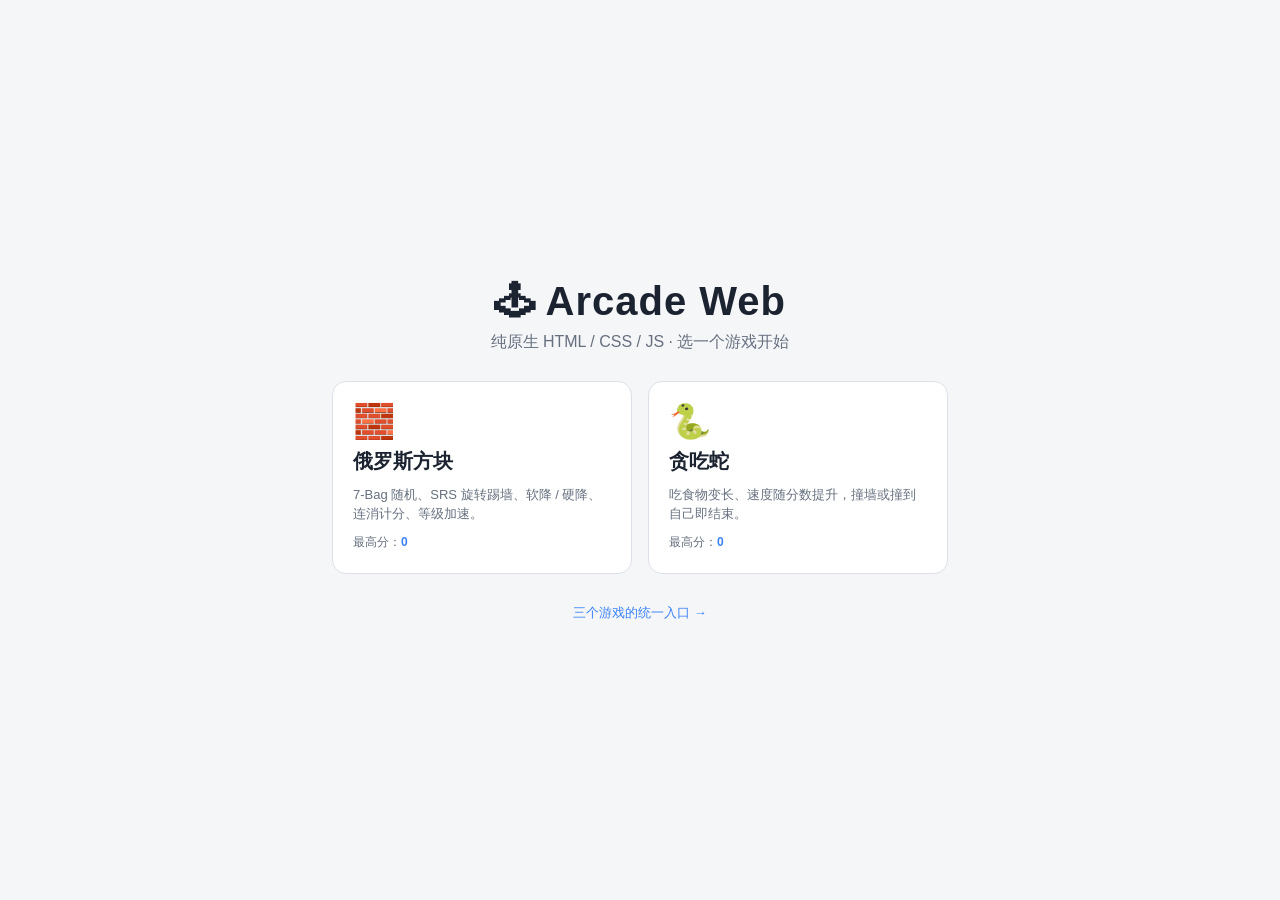
<file: index.html>
<!DOCTYPE html>
<html lang="zh-CN">
<head>
<meta charset="UTF-8">
<meta name="viewport" content="width=device-width, initial-scale=1.0, viewport-fit=cover">
<title>Arcade Web · 小游戏站</title>
<link rel="stylesheet" href="css/style.css">
</head>
<body>
<main class="home">
  <h1>🕹 Arcade Web</h1>
  <p class="sub">纯原生 HTML / CSS / JS · 选一个游戏开始</p>
  <div class="game-cards">
    <a class="card" href="tetris.html" id="card-tetris">
      <span class="glyph">🧱</span>
      <h2>俄罗斯方块</h2>
      <p>7-Bag 随机、SRS 旋转踢墙、软降 / 硬降、连消计分、等级加速。</p>
      <span class="best">最高分：<strong id="best-tetris">0</strong></span>
    </a>
    <a class="card" href="snake.html" id="card-snake">
      <span class="glyph">🐍</span>
      <h2>贪吃蛇</h2>
      <p>吃食物变长、速度随分数提升，撞墙或撞到自己即结束。</p>
      <span class="best">最高分：<strong id="best-snake">0</strong></span>
    </a>
  </div>
  <p class="hub-line"><a href="https://tianbin-dev.github.io/games-hub/">三个游戏的统一入口 →</a></p>
</main>
<script>
  document.getElementById('best-tetris').textContent =
    localStorage.getItem('tetris.best.score') || '0';
  document.getElementById('best-snake').textContent =
    localStorage.getItem('snake.best.score') || '0';
</script>
</body>
</html>
</file>
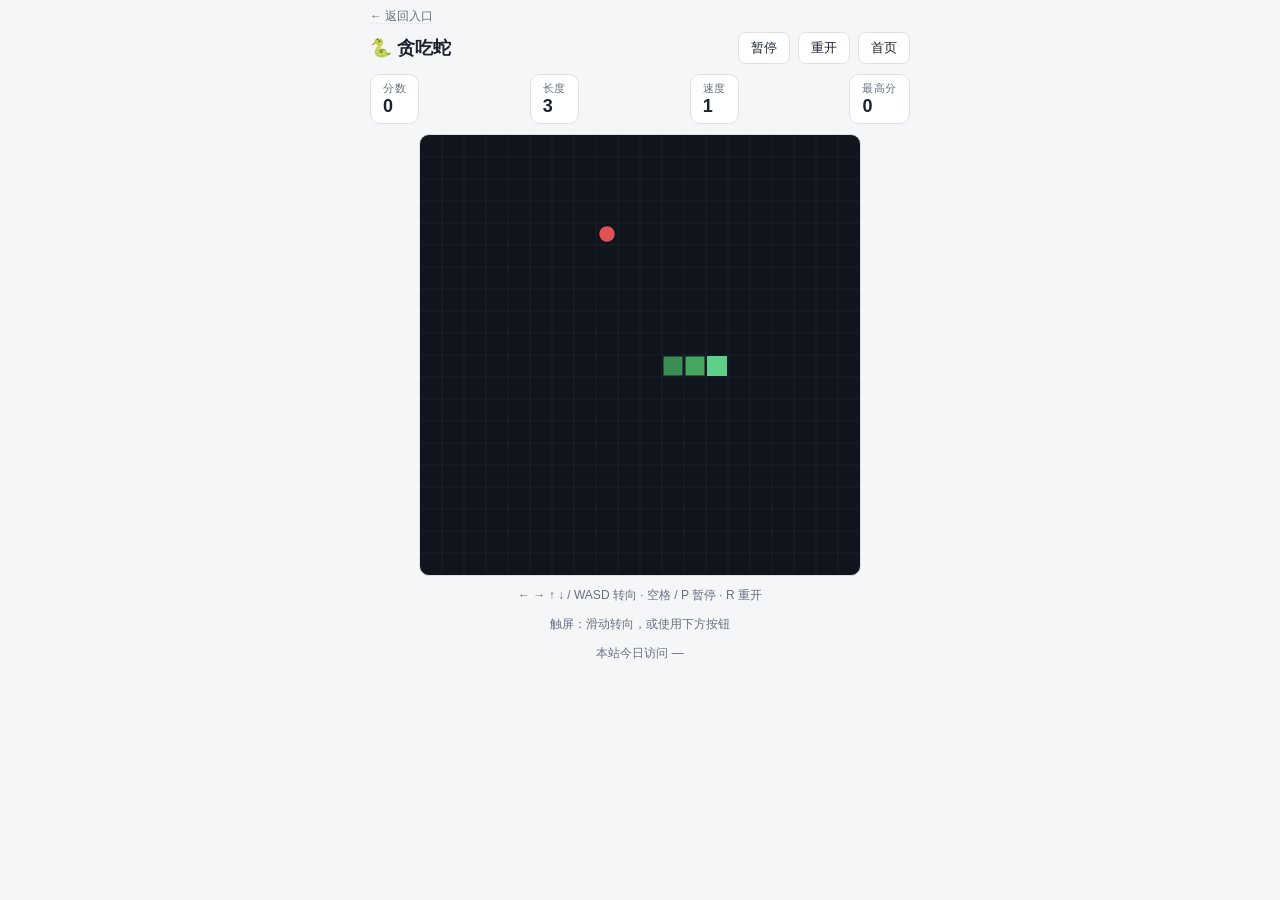
<file: snake.html>
<!DOCTYPE html>
<html lang="zh-CN">
<head>
<meta charset="UTF-8">
<meta name="viewport" content="width=device-width, initial-scale=1.0, viewport-fit=cover">
<title>贪吃蛇 · Arcade Web</title>
<link rel="stylesheet" href="css/style.css">
</head>
<body data-site="snake">
<main class="shell">
  <div class="crumb"><a href="https://tianbin-dev.github.io/games-hub/">← 返回入口</a></div>
  <div class="topbar">
    <h1>🐍 贪吃蛇</h1>
    <div class="nav">
      <button id="btn-pause">暂停</button>
      <button id="btn-restart">重开</button>
      <button id="btn-home">首页</button>
    </div>
  </div>
  <div class="hud">
    <div class="stat"><div class="label">分数</div><div class="value" id="hud-score">0</div></div>
    <div class="stat"><div class="label">长度</div><div class="value" id="hud-len">3</div></div>
    <div class="stat"><div class="label">速度</div><div class="value" id="hud-speed">1</div></div>
    <div class="stat"><div class="label">最高分</div><div class="value" id="hud-best">0</div></div>
  </div>
  <div class="stage">
    <canvas id="board" class="board" aria-label="snake board"></canvas>
    <div class="overlay" id="overlay">
      <div class="box">
        <h2 id="ov-title">已暂停</h2>
        <div class="row"><span>本局分数</span><span id="ov-score">0</span></div>
        <div class="row"><span>蛇长</span><span id="ov-len">3</span></div>
        <div class="row"><span>历史最佳</span><span id="ov-best">0</span></div>
        <div class="newbest" id="ov-newbest"></div>
        <div class="actions">
          <button class="primary" id="ov-main">继续</button>
          <button id="ov-restart">重新开始</button>
          <button id="ov-home">返回首页</button>
        </div>
      </div>
    </div>
  </div>
  <p class="hint kbd">← → ↑ ↓ / WASD 转向 · 空格 / P 暂停 · R 重开</p>
  <p class="hint">触屏：滑动转向，或使用下方按钮</p>
  <p class="hint sitevisit">本站今日访问 <span id="visit-count">—</span></p>
  <div class="touchpad" id="touchpad">
    <span></span><button data-act="up">↑</button><span></span>
    <button data-act="left">←</button>
    <button data-act="down">↓</button>
    <button data-act="right">→</button>
  </div>
</main>
<script src="js/snake.js"></script>
<script src="js/stats.js"></script>
</body>
</html>
</file>
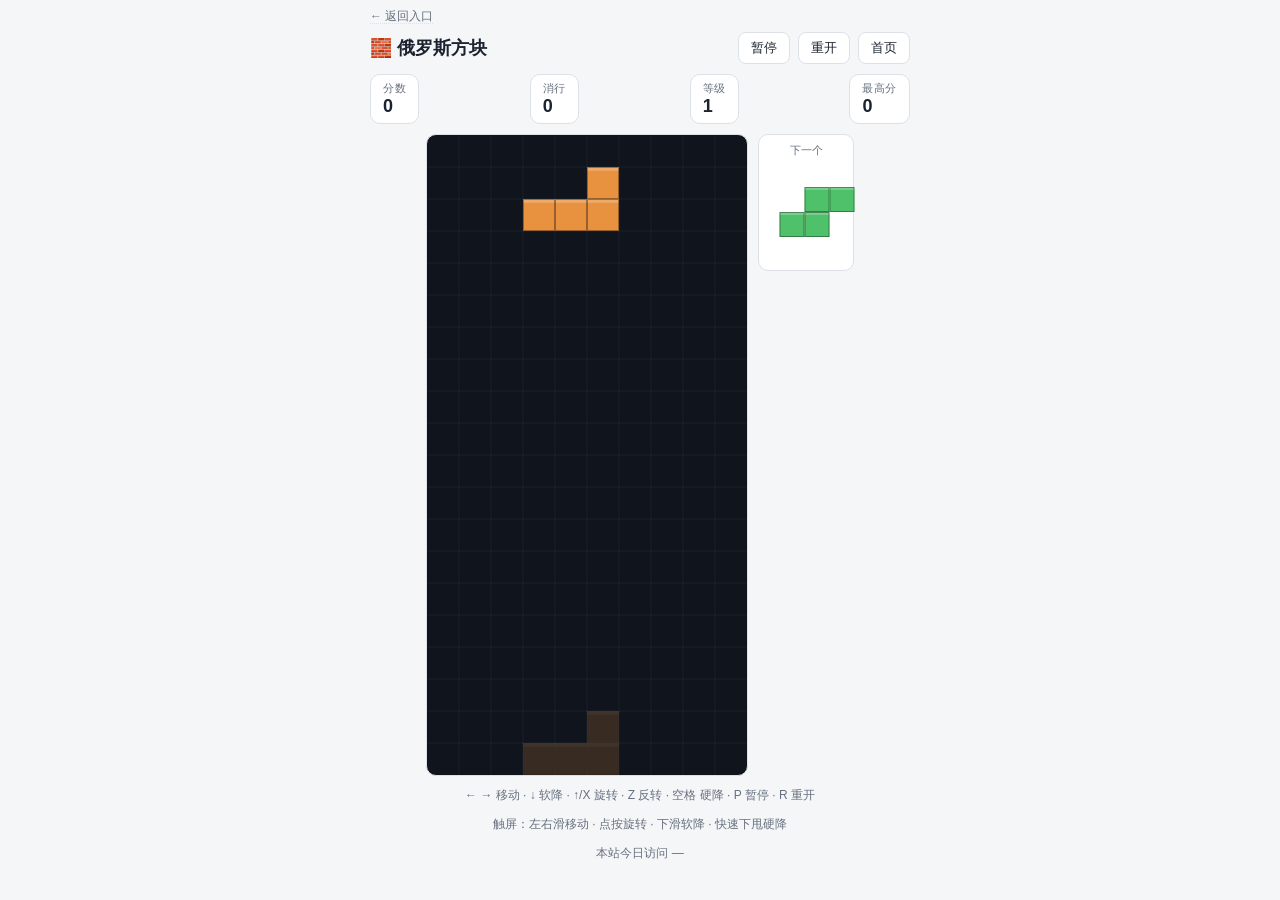
<file: tetris.html>
<!DOCTYPE html>
<html lang="zh-CN">
<head>
<meta charset="UTF-8">
<meta name="viewport" content="width=device-width, initial-scale=1.0, viewport-fit=cover">
<title>俄罗斯方块 · Arcade Web</title>
<link rel="stylesheet" href="css/style.css">
</head>
<body data-site="tetris">
<main class="shell">
  <div class="crumb"><a href="https://tianbin-dev.github.io/games-hub/">← 返回入口</a></div>
  <div class="topbar">
    <h1>🧱 俄罗斯方块</h1>
    <div class="nav">
      <button id="btn-pause">暂停</button>
      <button id="btn-restart">重开</button>
      <button id="btn-home">首页</button>
    </div>
  </div>
  <div class="hud">
    <div class="stat"><div class="label">分数</div><div class="value" id="hud-score">0</div></div>
    <div class="stat"><div class="label">消行</div><div class="value" id="hud-lines">0</div></div>
    <div class="stat"><div class="label">等级</div><div class="value" id="hud-level">1</div></div>
    <div class="stat"><div class="label">最高分</div><div class="value" id="hud-best">0</div></div>
  </div>
  <div class="stage">
    <canvas id="board" class="board" aria-label="tetris board"></canvas>
    <div class="side">
      <div class="panel"><div class="label">下一个</div><canvas id="next" class="preview" width="80" height="80"></canvas></div>
    </div>
    <div class="overlay" id="overlay">
      <div class="box">
        <h2 id="ov-title">已暂停</h2>
        <div class="row"><span>本局分数</span><span id="ov-score">0</span></div>
        <div class="row"><span>消行 / 等级</span><span id="ov-lines">0 / 1</span></div>
        <div class="row"><span>历史最佳</span><span id="ov-best">0</span></div>
        <div class="newbest" id="ov-newbest"></div>
        <div class="actions">
          <button class="primary" id="ov-main">继续</button>
          <button id="ov-restart">重新开始</button>
          <button id="ov-home">返回首页</button>
        </div>
      </div>
    </div>
  </div>
  <p class="hint kbd">← → 移动 · ↓ 软降 · ↑/X 旋转 · Z 反转 · 空格 硬降 · P 暂停 · R 重开</p>
  <p class="hint">触屏：左右滑移动 · 点按旋转 · 下滑软降 · 快速下甩硬降</p>
  <p class="hint sitevisit">本站今日访问 <span id="visit-count">—</span></p>
  <div class="touchpad" id="touchpad">
    <button data-act="left">←</button>
    <button data-act="rotate">↻</button>
    <button data-act="right">→</button>
    <button data-act="down">↓</button>
    <button data-act="pause">⏸</button>
    <button data-act="drop">⤓</button>
  </div>
</main>
<script src="js/tetris.js"></script>
<script src="js/stats.js"></script>
</body>
</html>
</file>
<file: css/style.css>
:root {
  --bg: #f5f6f8;
  --panel: #ffffff;
  --text: #1c2330;
  --muted: #66707f;
  --accent: #3b82f6;
  --accent-contrast: #ffffff;
  --board-bg: #10151d;
  --grid-line: rgba(255, 255, 255, 0.05);
  --border: #dde1e7;
  --danger: #e05252;
}
@media (prefers-color-scheme: dark) {
  :root {
    --bg: #14181f;
    --panel: #1d232e;
    --text: #e8ecf2;
    --muted: #97a1b0;
    --accent: #5b9bff;
    --accent-contrast: #0c111a;
    --board-bg: #0b0f16;
    --grid-line: rgba(255, 255, 255, 0.045);
    --border: #2c3542;
    --danger: #ff6b6b;
  }
}
* { box-sizing: border-box; margin: 0; padding: 0; }
html, body { height: 100%; }
body {
  background: var(--bg);
  color: var(--text);
  font-family: -apple-system, BlinkMacSystemFont, "Segoe UI", Roboto, "Helvetica Neue", Arial, sans-serif;
  -webkit-tap-highlight-color: transparent;
  overflow-x: hidden;
}
button {
  font: inherit;
  cursor: pointer;
  border: 1px solid var(--border);
  background: var(--panel);
  color: var(--text);
  border-radius: 8px;
  padding: 8px 14px;
  touch-action: manipulation;
  user-select: none;
}
button.primary {
  background: var(--accent);
  color: var(--accent-contrast);
  border-color: transparent;
  font-weight: 600;
}
button:active { transform: translateY(1px); }

/* ---------- home ---------- */
.home {
  min-height: 100dvh;
  display: flex;
  flex-direction: column;
  align-items: center;
  justify-content: center;
  padding: 24px 16px;
  gap: 8px;
}
.home h1 { font-size: clamp(26px, 7vw, 40px); letter-spacing: 1px; }
.home .sub { color: var(--muted); margin-bottom: 20px; }
.game-cards {
  display: flex;
  flex-wrap: wrap;
  gap: 16px;
  justify-content: center;
  width: 100%;
  max-width: 640px;
}
.card {
  flex: 1 1 240px;
  max-width: 300px;
  background: var(--panel);
  border: 1px solid var(--border);
  border-radius: 14px;
  padding: 22px 20px;
  text-decoration: none;
  color: var(--text);
  display: flex;
  flex-direction: column;
  gap: 10px;
  transition: transform 0.12s ease, box-shadow 0.12s ease;
}
.card:hover { transform: translateY(-3px); box-shadow: 0 8px 24px rgba(0,0,0,0.12); }
.card .glyph { font-size: 34px; line-height: 1; }
.card h2 { font-size: 20px; }
.card p { color: var(--muted); font-size: 13px; line-height: 1.5; }
.card .best { font-size: 12px; color: var(--muted); margin-top: auto; }
.card .best strong { color: var(--accent); }
.hub-line { font-size: 13px; margin-top: 22px; }
.hub-line a { color: var(--accent); text-decoration: none; }
.hub-line a:hover { text-decoration: underline; }

/* ---------- game shell ---------- */
.shell {
  min-height: 100dvh;
  display: flex;
  flex-direction: column;
  align-items: center;
  padding: 10px 10px 24px;
  gap: 10px;
  max-width: 560px;
  margin: 0 auto;
  width: 100%;
}
.topbar {
  width: 100%;
  display: flex;
  align-items: center;
  justify-content: space-between;
  gap: 8px;
}
.topbar h1 { font-size: 18px; }
.topbar .nav { display: flex; gap: 8px; }
.topbar button { padding: 6px 12px; font-size: 13px; }
.hud {
  width: 100%;
  display: flex;
  gap: 8px;
  justify-content: space-between;
  flex-wrap: wrap;
}
.stat {
  background: var(--panel);
  border: 1px solid var(--border);
  border-radius: 10px;
  padding: 6px 12px;
  min-width: 0;
}
.stat .label { font-size: 11px; color: var(--muted); text-transform: uppercase; letter-spacing: 0.5px; }
.stat .value { font-size: 18px; font-weight: 700; font-variant-numeric: tabular-nums; }
.stage {
  position: relative;
  width: 100%;
  display: flex;
  gap: 10px;
  justify-content: center;
  align-items: flex-start;
}
canvas.board {
  background: var(--board-bg);
  border: 1px solid var(--border);
  border-radius: 10px;
  display: block;
  max-width: 100%;
  touch-action: none;
}
.side { display: flex; flex-direction: column; gap: 8px; width: 96px; flex-shrink: 0; }
.side .panel {
  background: var(--panel);
  border: 1px solid var(--border);
  border-radius: 10px;
  padding: 8px;
  text-align: center;
}
.side .panel .label { font-size: 11px; color: var(--muted); margin-bottom: 4px; }
canvas.preview { display: block; margin: 0 auto; }

.overlay {
  position: absolute;
  inset: 0;
  display: none;
  align-items: center;
  justify-content: center;
  background: rgba(8, 10, 14, 0.72);
  border-radius: 10px;
  z-index: 5;
}
.overlay.show { display: flex; }
.overlay .box {
  background: var(--panel);
  border: 1px solid var(--border);
  border-radius: 12px;
  padding: 20px 24px;
  text-align: center;
  min-width: 220px;
  max-width: 86%;
}
.overlay h2 { font-size: 20px; margin-bottom: 10px; }
.overlay .row { display: flex; justify-content: space-between; gap: 18px; font-size: 14px; padding: 3px 0; }
.overlay .row span:last-child { font-weight: 700; font-variant-numeric: tabular-nums; }
.overlay .newbest { color: var(--accent); font-size: 12px; font-weight: 700; margin-top: 4px; min-height: 14px; }
.overlay .actions { margin-top: 14px; display: flex; gap: 8px; justify-content: center; flex-wrap: wrap; }

.hint { color: var(--muted); font-size: 12px; text-align: center; line-height: 1.6; }
.hint.sitevisit { font-variant-numeric: tabular-nums; }
.crumb { width: 100%; text-align: left; font-size: 12px; line-height: 1; }
.crumb a {
  color: var(--muted);
  text-decoration: none;
  border-bottom: 1px dotted var(--border);
}
.crumb a:hover { color: var(--accent); }

/* touch pad */
.touchpad {
  display: none;
  width: 100%;
  max-width: 320px;
  grid-template-columns: repeat(3, 1fr);
  gap: 8px;
  margin-top: 4px;
}
.touchpad button {
  padding: 14px 0;
  font-size: 18px;
  border-radius: 12px;
  background: var(--panel);
}
.touchpad .wide { grid-column: span 3; }
@media (pointer: coarse) {
  .touchpad { display: grid; }
  .hint.kbd { display: none; }
}
@media (max-width: 380px) {
  .side { width: 78px; }
  .stat .value { font-size: 15px; }
}
</file>
